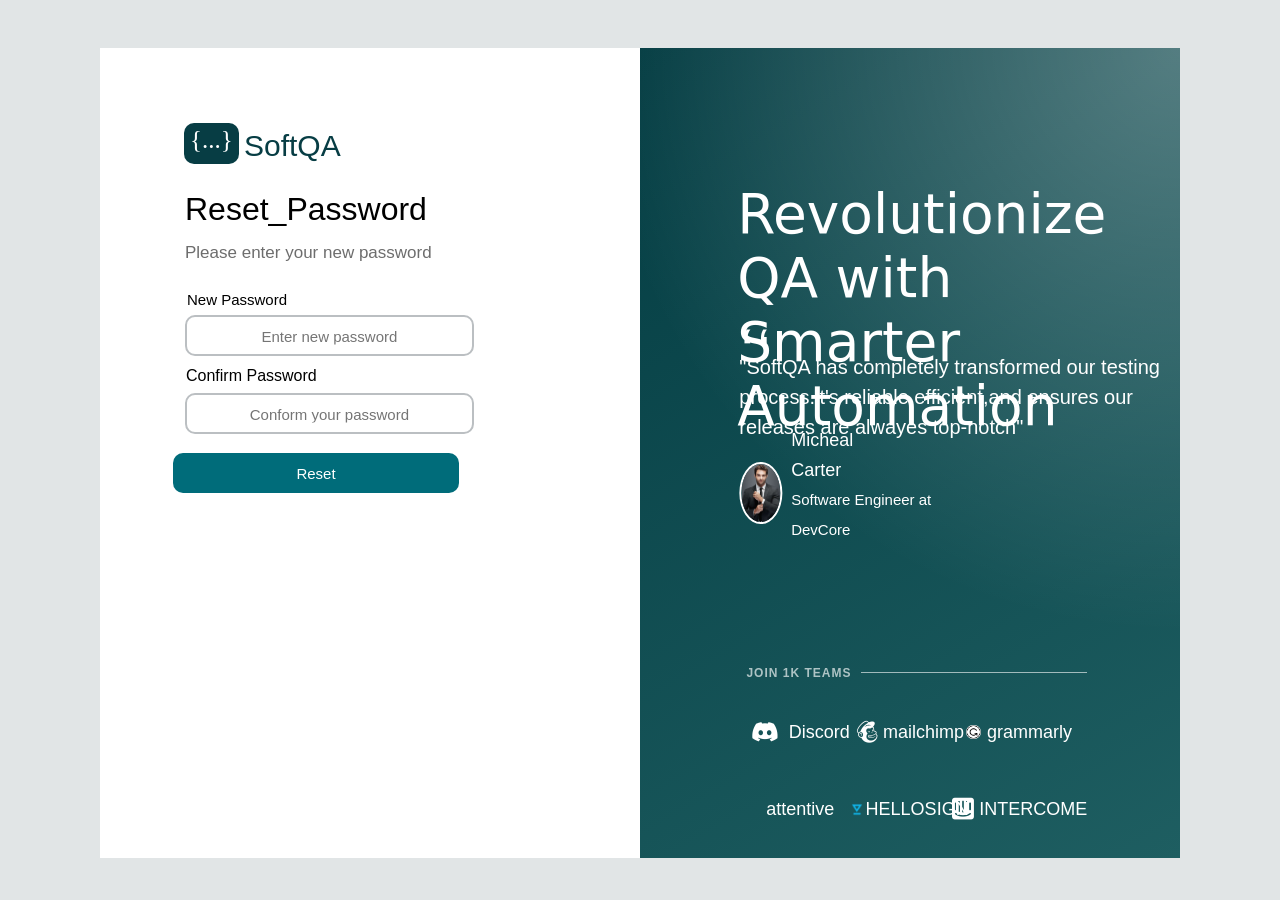
<file: wwwroot/newpass.html>
<!DOCTYPE html>
<html lang="en">
<head>
    <meta charset="UTF-8">
    <meta name="viewport" content="width=device-width, initial-scale=1.0">
    <link rel="stylesheet" href="./css/allmin.css">
    <link rel="stylesheet" href="css/newpass.css">
    <script src="./js/newpass.js"></script>

    <title>New_Password</title>
</head>
<body>
<div class="contaner">
    <div class="divleft">

        <div class="softqa">
            <div class="tag"><p>{...}</p></div>
            <div class="text"><p>SoftQA</p></div>
        </div>
        <div class="text1">
            <h1>Reset_Password</h1>
            <p>Please enter your new password</p>
        </div>
        <div id="newpass" class="form">
            <div id="msg"></div>
            <form method="post">
                <div class="malecon">
                    <label for="mail" class="mailtext" > New Password</label><br>

                    <input id="mail" type="password" placeholder="Enter new password" name="Email" class="mail">
                </div>
                <br>
                <div class="passcon">
                    <label for="pass" class="pass">Confirm Password</label><br>

                    <input type="password" id="pass" name="password" placeholder="Conform your password" class="passtext">
                </div>


                <div class="button">
                    <input type="submit" class="blog" value="Reset">
                </div>
            </form>
        </div>

    </div>
    <div class="divright">
        <div class="texth">
            <h1>Revolutionize QA with<br> Smarter Automation</h1>
            <p class="coma">,,</p>
        </div>
        <div class="ptexth">
            <p>"SoftQA has completely transformed our testing<br> process.it's reliable,efficient,and ensures our<br> releases are alwayes top-notch"</p>
            <div class="imgdiv">
                <img src="photo/gentleman-4.jpg">
            </div>
            <div class="imgname">
                <p>Micheal Carter</p>
            </div>
            <div class="imgjop">
                <p>Software Engineer at DevCore</p>
            </div>
        </div>
        <div class="iconcon">
            <div class="mediaicon">
                <i class="fa-brands fa-discord"></i>
                <p>Discord</p>
            </div>
            <div class="mediaicon">
                <i class="fa-brands fa-mailchimp"></i>
                <p>mailchimp</p>
            </div>
            <div class="mediaicon">
                <img src="photo/icons8-grammarly-50.png">
                <p class="gra">grammarly</p>
            </div>
            <div class="mediaicon">
                <p>attentive</p>
            </div>
            <div class="mediaicon">
                <img class="hell" src="photo/pngwing.com.png">
                <p>HELLOSIGN</p>
            </div>
            <div class="mediaicon">
                <i class="fa-brands fa-intercom"></i>
                <P>INTERCOME</P>
            </div>
            <div class="mediaicon">
                <i class="fa-regular fa-square"></i>
                <p>Square</p>
            </div>
            <div class="mediaicon">
                <i class="fa-brands fa-dropbox"></i>
                <p>Dropbox</p>
            </div>
        </div>
        <div class="join-line">
            <div class="join-text">JOIN 1K TEAMS</div>
            <div class="line"></div>
        </div>


        <div class="box">

        </div>
    </div>
</div>
</body>
</html>
</file>
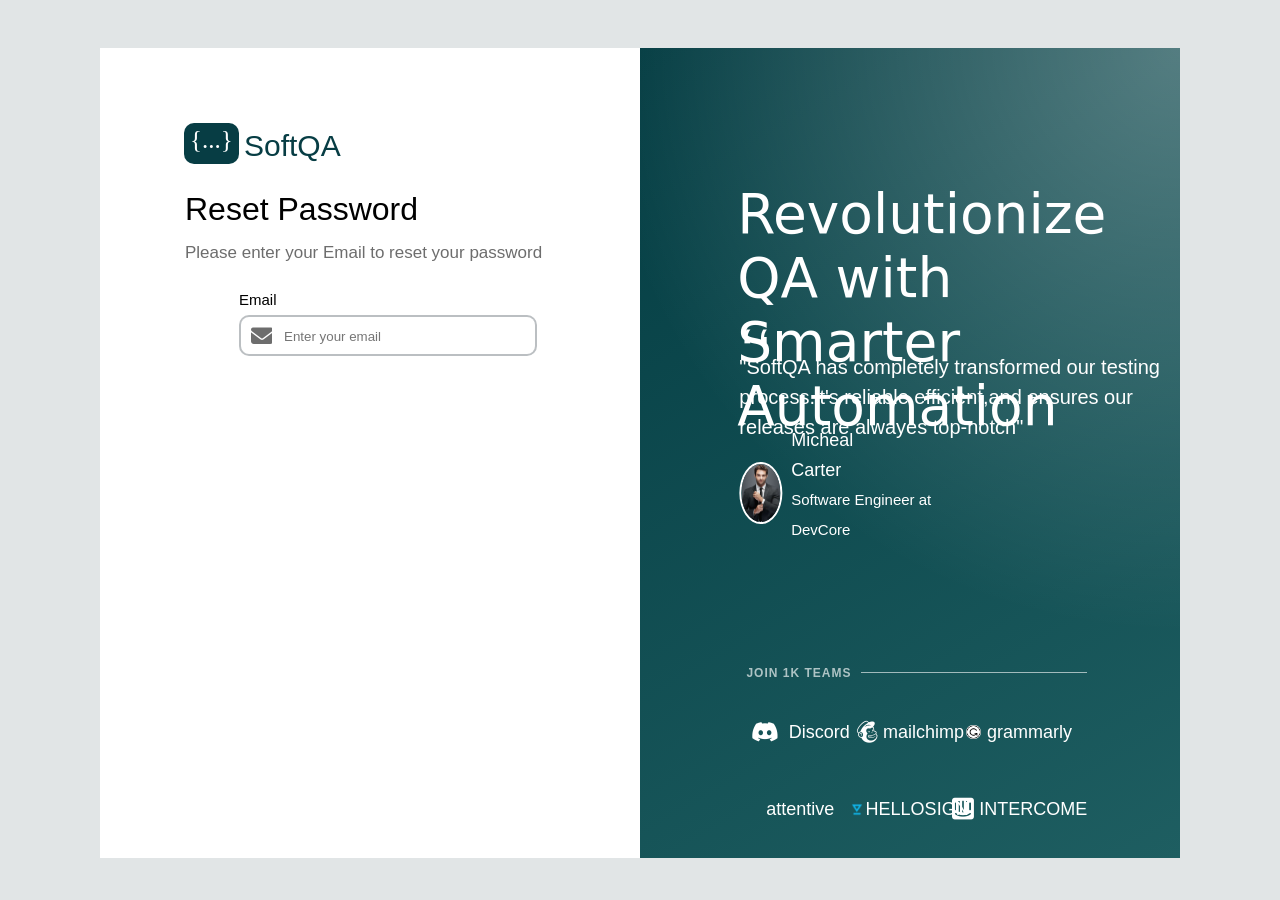
<file: wwwroot/resetpass.html>
<!DOCTYPE html>
<html lang="en">

<head>
    <meta charset="UTF-8">
    <meta name="viewport" content="width=device-width, initial-scale=1.0">
    <link rel="stylesheet" href="./css/allmin.css">
    <link rel="stylesheet" href="./css/reset.css">
    <script src="./js/resetpass.js"></script>
    <title>Reset_Password</title>
</head>

<body>
<div class="contaner">
    <div class="divleft">
        <div class="softqa">
            <div class="tag">
                <p>{...}</p>
            </div>
            <div class="text">
                <p>SoftQA</p>
            </div>
        </div>
        <div class="text1">
            <h1>Reset Password</h1>
            <p>Please enter your Email to reset your password<br></p>
        </div>
        <div id="resetpass" class="form">

            <form method="post" action="ver.html">
                <div class="malecon">

                    <label for="mail" class="mailtext">Email</label><br>
                    <i class="fa-solid fa-envelope"></i>
                    <input id="mail" type="email" placeholder="Enter your email" name="Email" class="mail">
                </div>
                <br>

                <div class="button">
                    <input type="submit" class="blog" value="Send" />
                </div>
                <div id="msg"></div>
                <div id="msg2"></div>

            </form>
        </div>

    </div>
    <div class="divright">
        <div class="texth">
            <h1>Revolutionize QA with<br> Smarter Automation</h1>
            <p class="coma">,,</p>
        </div>
        <div class="ptexth">
            <p>"SoftQA has completely transformed our testing<br> process.it's reliable,efficient,and ensures
                our<br> releases are alwayes top-notch"</p>
            <div class="imgdiv">
                <img src="photo/gentleman-4.jpg">
            </div>
            <div class="imgname">
                <p>Micheal Carter</p>
            </div>
            <div class="imgjop">
                <p>Software Engineer at DevCore</p>
            </div>
        </div>
        <div class="iconcon">
            <div class="mediaicon">
                <i class="fa-brands fa-discord"></i>
                <p>Discord</p>
            </div>
            <div class="mediaicon">
                <i class="fa-brands fa-mailchimp"></i>
                <p>mailchimp</p>
            </div>
            <div class="mediaicon">
                <img src="photo/icons8-grammarly-50.png">
                <p class="gra">grammarly</p>
            </div>
            <div class="mediaicon">
                <p>attentive</p>
            </div>
            <div class="mediaicon">
                <img class="hell" src="photo/pngwing.com.png">
                <p>HELLOSIGN</p>
            </div>
            <div class="mediaicon">
                <i class="fa-brands fa-intercom"></i>
                <P>INTERCOME</P>
            </div>
            <div class="mediaicon">
                <i class="fa-regular fa-square"></i>
                <p>Square</p>
            </div>
            <div class="mediaicon">
                <i class="fa-brands fa-dropbox"></i>
                <p>Dropbox</p>
            </div>
        </div>
        <div class="join-line">
            <div class="join-text">JOIN 1K TEAMS</div>
            <div class="line"></div>
        </div>


        <div class="box">
        </div>
    </div>
</div>
</body>

</html>
</file>
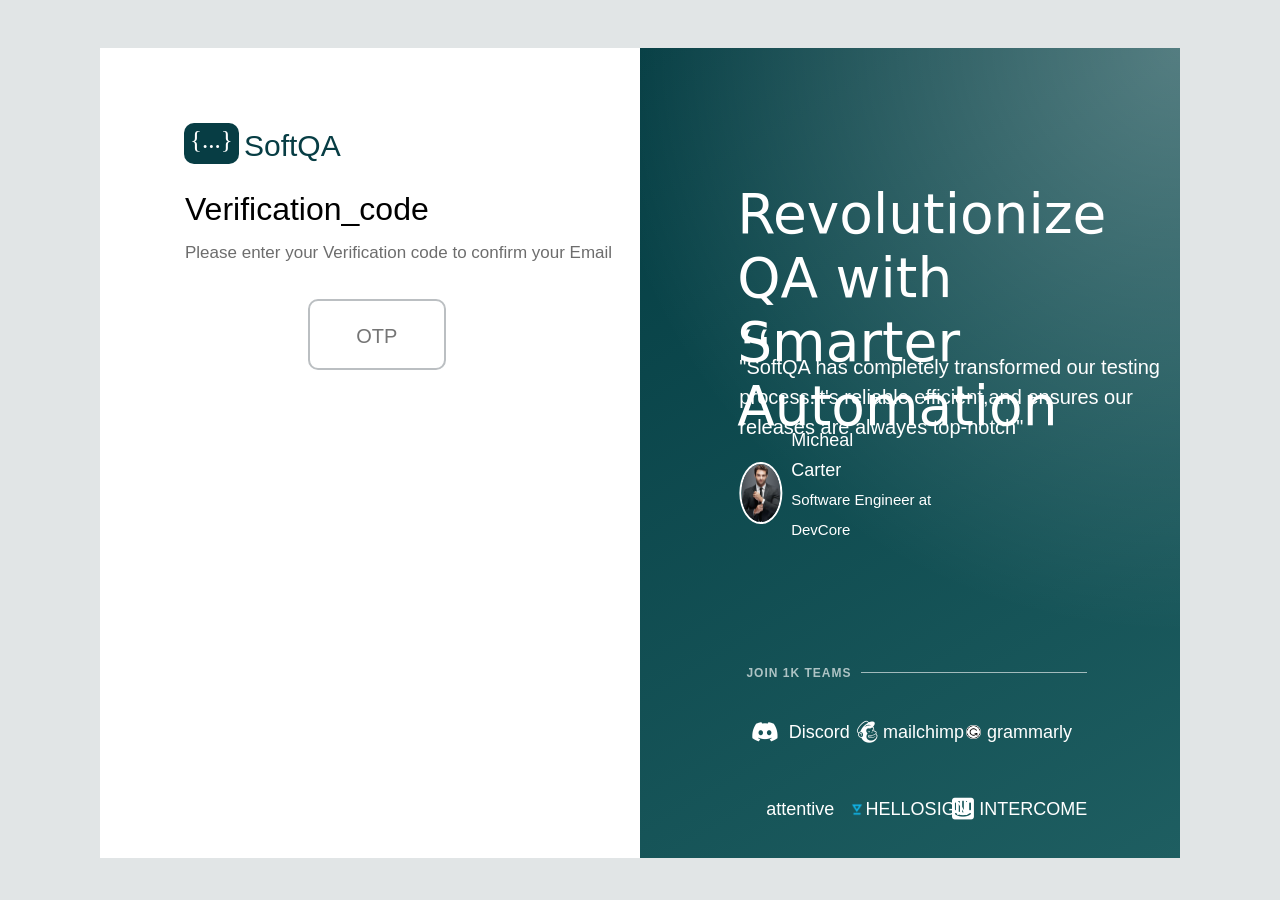
<file: wwwroot/ver.html>
<!DOCTYPE html>
<html lang="en">
<head>
    <meta charset="UTF-8">
    <meta name="viewport" content="width=device-width, initial-scale=1.0">
    <link rel="stylesheet" href="./css/allmin.css">
    <link rel="stylesheet" href="css/ver.css">
    <script src="./js/OTPcheck.js"></script>
    <title>Verification_code</title>
</head>
<body>
<div class="contaner">
    <div class="divleft">
        <div class="softqa">
            <div class="tag"><p>{...}</p></div>
            <div class="text"><p>SoftQA</p></div>
        </div>
        <div class="text1">
            <h1>Verification_code</h1>
            <p>Please enter your Verification code to confirm your Email<br></p>
        </div>
        <div class="form">
            <form id="OtpForm" method="post">
                <div class="malecon">
                    <input id="mail" type="text" placeholder="OTP" name="Email" class="mail" maxlength="4" style="font-size: 25px;">
                </div>
                <br>

                <div class="button">
                    <input type="submit" class="blog" value="check">
                </div>
            </form>
        </div>
        <div id="msg"></div>
    </div>
    <div class="divright">
        <div class="texth">
            <h1>Revolutionize QA with<br> Smarter Automation</h1>
            <p class="coma">,,</p>
        </div>
        <div class="ptexth">
            <p>"SoftQA has completely transformed our testing<br> process.it's reliable,efficient,and ensures our<br> releases are alwayes top-notch"</p>
            <div class="imgdiv">
                <img src="photo/gentleman-4.jpg">
            </div>
            <div class="imgname">
                <p>Micheal Carter</p>
            </div>
            <div class="imgjop">
                <p>Software Engineer at DevCore</p>
            </div>
        </div>
        <div class="iconcon">
            <div class="mediaicon">
                <i class="fa-brands fa-discord"></i>
                <p>Discord</p>
            </div>
            <div class="mediaicon">
                <i class="fa-brands fa-mailchimp"></i>
                <p>mailchimp</p>
            </div>
            <div class="mediaicon">
                <img src="photo/icons8-grammarly-50.png">
                <p class="gra">grammarly</p>
            </div>
            <div class="mediaicon">
                <p>attentive</p>
            </div>
            <div class="mediaicon">
                <img class="hell" src="photo/pngwing.com.png">
                <p>HELLOSIGN</p>
            </div>
            <div class="mediaicon">
                <i class="fa-brands fa-intercom"></i>
                <P>INTERCOME</P>
            </div>
            <div class="mediaicon">
                <i class="fa-regular fa-square"></i>
                <p>Square</p>
            </div>
            <div class="mediaicon">
                <i class="fa-brands fa-dropbox"></i>
                <p>Dropbox</p>
            </div>
        </div>
        <div class="join-line">
            <div class="join-text">JOIN 1K TEAMS</div>
            <div class="line"></div>
        </div>


        <div class="box">

        </div>
    </div>
</div>
</body>
</html>
</file>
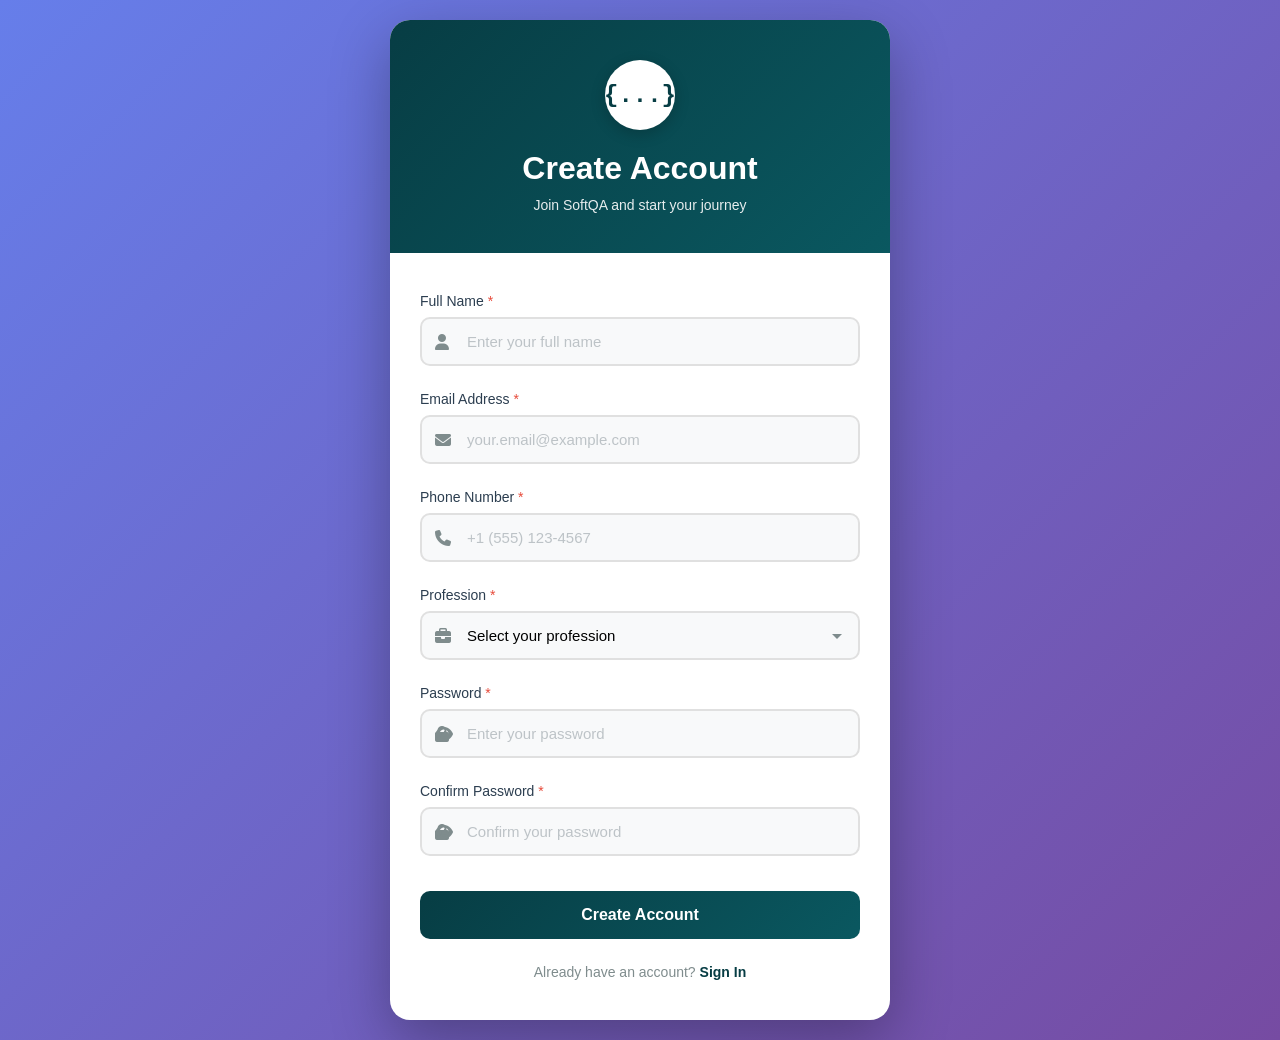
<file: MisuProject/MisuProject/wwwroot/register.html>
<!DOCTYPE html>
<html lang="en">
<head>
    <meta charset="UTF-8">
    <meta name="viewport" content="width=device-width, initial-scale=1.0">
    <title>Register - SoftQA</title>
    <link rel="stylesheet" href="https://cdnjs.cloudflare.com/ajax/libs/font-awesome/6.4.0/css/all.min.css">
    <link rel="stylesheet" href="css/register.css" />
    <script src="js/register.js"></script>
</head>
<body>
    <div class="register-container">
        <div class="register-header">
            <div class="logo">{...}</div>
            <h1>Create Account</h1>
            <p>Join SoftQA and start your journey</p>
        </div>

        <div class="register-form">
            <div class="success-message" id="successMessage">
                <i class="fas fa-check-circle"></i> Registration successful! Redirecting...
            </div>

            <form id="registerForm">
                <!-- Name -->
                <div class="form-group">
                    <label for="name">Full Name <span>*</span></label>
                    <div class="input-wrapper">
                        <i class="fas fa-user"></i>
                        <input type="text" id="name" name="name" placeholder="Enter your full name" required>
                    </div>
                    <span class="error-message" id="nameError">Please enter your full name</span>
                </div>

                <!-- Email -->
                <div class="form-group">
                    <label for="email">Email Address <span>*</span></label>
                    <div class="input-wrapper">
                        <i class="fas fa-envelope"></i>
                        <input type="email" id="email" name="email" placeholder="your.email@example.com" required>
                    </div>
                    <span class="error-message" id="emailError">Please enter a valid email address</span>
                </div>

                <!-- Phone Number -->
                <div class="form-group">
                    <label for="phoneNumber">Phone Number <span>*</span></label>
                    <div class="input-wrapper">
                        <i class="fas fa-phone"></i>
                        <input type="tel" id="phoneNumber" name="phoneNumber" placeholder="+1 (555) 123-4567" required>
                    </div>
                    <span class="error-message" id="phoneError">Please enter a valid phone number</span>
                </div>

                <!-- Profession -->
                <div class="form-group">
                    <label for="profession">Profession <span>*</span></label>
                    <div class="input-wrapper">
                        <i class="fas fa-briefcase"></i>
                        <select id="profession" name="profession" required>
                            <option value="">Select your profession</option>
                            <option value="Software Developer">Software Developer</option>
                            <option value="Web Developer">Web Developer</option>
                            <option value="Mobile Developer">Mobile Developer</option>
                            <option value="QA Engineer">QA Engineer</option>
                            <option value="DevOps Engineer">DevOps Engineer</option>
                            <option value="Data Scientist">Data Scientist</option>
                            <option value="UI/UX Designer">UI/UX Designer</option>
                            <option value="Product Manager">Product Manager</option>
                            <option value="Project Manager">Project Manager</option>
                            <option value="Student">Student</option>
                            <option value="Other">Other</option>
                        </select>
                    </div>
                    <span class="error-message" id="professionError">Please select your profession</span>
                </div>

                <!-- Password -->
                <div class="form-group">
                    <label for="password">Password <span>*</span></label>
                    <div class="input-wrapper">
                        <i class="fas fa-lock"></i>
                        <input type="password" id="password" name="password" placeholder="Enter your password" required>
                        <i class="fas fa-eye password-toggle" id="togglePassword"></i>
                    </div>
                    <span class="error-message" id="passwordError">Password must be at least 8 characters</span>
                </div>

                <!-- Confirm Password -->
                <div class="form-group">
                    <label for="confirmPassword">Confirm Password <span>*</span></label>
                    <div class="input-wrapper">
                        <i class="fas fa-lock"></i>
                        <input type="password" id="confirmPassword" name="confirmPassword" placeholder="Confirm your password" required>
                        <i class="fas fa-eye password-toggle" id="toggleConfirmPassword"></i>
                    </div>
                    <span class="error-message" id="confirmPasswordError">Passwords do not match</span>
                </div>

                <button type="submit" class="submit-btn" id="submitBtn">
                    <span id="btnText">Create Account</span>
                    <div class="loading" id="loading"></div>
                </button>

                <div class="login-link">
                    Already have an account? <a href="index.html">Sign In</a>
                </div>
            </form>
        </div>
    </div>


</body>
</html>
</file>
<file: wwwroot/css/newpass.css>
body{
    padding: 0;
    margin-left: 100px;
    margin-right: 100px;
    margin-top: 48px;
    background-color: #e1e5e6;
}
.contaner{
    background-color: black;
    display: flex;
    height: 90vh;
}
.divleft{
    background-color: white;
    justify-content: left;
    width: 50%;
    position: relative;
}
.divright{
    justify-content: right;
    width: 50%;
}
.softqa{
    width: 80%;
    height: 7%;
    margin: auto;
    position:absolute;
    left: 50%;
    top: 50px;
    transform: translateX(-50%);
}
.tag{
    
    display: inline-block;
    width: auto;
    height: auto;
    font-size: 25px;
    position: absolute;
    left: 30px;
}
.tag p{
    background-color: #073d44;
    padding: 3px 6px 10px 6px;
    color: white;
    font-weight: 500;
    font-family: Cambria, Cochin, Georgia, Times, 'Times New Roman', serif;
    border-radius: 10px;
}
.text{
    display: inline-block;
    position: absolute;
    left: 90px;
    height: 100%;
}
.text p{
    font-size: 30px;
    position: relative;
    left: 0;
    top: 1px;
    font-family: Arial, Helvetica, sans-serif;
    color:#073d44;
}
.text1{
    background-color: white;
    display: inline-block;
    width: 80%;
    position: absolute;
    left: 50%;
    top:15%;
    transform: translateX(-50%);
    
}
.text1 h1{
    position: relative;
    left: 31px;
    font-family: Arial, Helvetica, sans-serif;
    color:black;
    font-weight: 200;
    margin-bottom: 0;
}
.text1 p{
    position: relative;
    left: 31px;
    font-size: 17px;
    color: #6d6d6d;
    margin-bottom: 0;
    margin-top: 15px;
    font-family: Arial, Helvetica, sans-serif;
}
.form{
    width: 80%;
    height: 20%;
    margin: auto;
    position: absolute;
    top: 30%;
    left: 50%;
    transform: translateX(-50%);
}
.mailtext{
    color: black;
    position: absolute;
    left:33px;
    font-family: Arial, Helvetica, sans-serif;
    padding-bottom: 5px;
    font-size: small;
    font-size: 15px;
}
.mail{
    position: absolute;
    left: 31px;
    width: 65%;
    height: 35px;
    top: 15%;
    background-color: transparent;
    border: 2px solid #bbbfc2;
    border-radius: 10px;
    transition-duration: 0.5s;
    text-align: center;
    font-size: large;
}
.mail::placeholder{
    position: absolute;
    left: 50%;
    top: 50%;
    transform: translate(-50%,-50%);
    font-family: Arial, Helvetica, sans-serif;
    font-size: 15px;
    padding-bottom: 0px;
}
.mail:focus{
   outline: none;
}

.malecon{
    width: 70%;
    height: 65px;
}
.malecon:hover .mail{
    border-color:#028596;
    
}

.pass{
    color: black;
    position: absolute;
    left:32px;
    bottom: 42%;
    padding-bottom: 0px;
    font-family: Arial, Helvetica, sans-serif;
    font-size: 16px;
}

.passtext{
    position: absolute;
    left: 31px;
    width: 65%;
    height: 35px;
    top: 63%;
    background-color: transparent;
    border: 2px solid #bbbfc2;
    border-radius: 10px;
    transition-duration: 0.5s;
    text-align: center;
    font-size: large;
}
.passtext::placeholder{
    position: absolute;
    left: 50%;
    top: 50%;
    transform: translate(-50%,-50%);
    font-family: Arial, Helvetica, sans-serif;
    font-size: 15px;
}
.passtext:focus{
    outline: none;
}
.passcon{
    width: 70%;
    height: 65px;
}
.passcon:hover .passtext{
    border-color:#028596;
}
.forpasstext{
    text-align: right;
    transition-duration: 1s;
}
a:hover {
    text-decoration: underline;
}
.ptext{
    position: relative;
    right: 31.5%;
    text-decoration: none;
    color: #028596;
    font-family: Arial, Helvetica, sans-serif;
    font-size: 15px;
}
.button{
    width: 66%;
    height: 40px;
    position: absolute;
    left:4.5%;
    top: 100%;
}
.blog{
    width: 100%;
    height: 100%;
    color:white;
    border-radius: 10px;
    background-color: #006c7a;
    border: 0;
    border-color: #073d44;
    font-family: Arial, Helvetica, sans-serif;
    font-size: 15px;
    transition-duration: 0.5s;
    cursor: pointer;
}
.blog:hover{
    background-color: #073d44;
}
.divider {
    display: flex;
    align-items: center;
    text-align: center;
    color: rgb(46, 46, 46);
    margin: 20px 0;
    position: relative;
    top: 56.5%;
    left: 13%;
    width: 52%;
    padding-top: 15px;
    padding-bottom: 15px;
}

.divider::before,
.divider::after {
    content: "";
    flex: 1;
    height: 1px;
    background-color: gray;
}
.divider::before {
    margin-right: 10px;
}
.divider::after {
    margin-left: 10px;
}
.mediabox{
    width: 75%;
    height: 30%;
    position: absolute;
    left: 50%;
    top: 65%;
    transform: translateX(-50%);
    display: flex;
    justify-content: start;
    align-items: start;
    flex-direction: column;
    gap: 20px;
}
.googlebox{
    width: 70%;
    height: 20%;
    background-color: transparent;
    border: 2px solid gray;
    border-radius: 10px;
    display: flex;
    justify-content: center;
    align-items: center;
    transition-duration:0.5s ;
    cursor: pointer;
}

.googletext{
    width: 80%;
    text-align: center;
}
.gimg{
    width: 7%;
    display: inline-block;
    position: relative;
    top: 2px;
}
.gtext{
    display: inline-block;
    position: relative;
    left: 10px;
    bottom: 4px;
    text-decoration: none;
    font-family: Arial, Helvetica, sans-serif;
    color: black;
}
.googletext:hover a{
    text-decoration: none;
}
.Applebox{
    width: 70%;
    height: 20%;
    background-color: transparent;
    border: 2px solid gray;
    border-radius: 10px;
    display: flex;
    justify-content: center;
    align-items: center;
    transition-duration: 0.5s;
    cursor: pointer;
}
.appletext{
    width: 80%;
    text-align: center;
}
.appletext:hover a{
    text-decoration: none;
}
.aimg{
    width: 7%;
    display: inline-block;
    position: relative;
    top: 2px;
}
.atext{
    display: inline-block;
    position: relative;
    left: 10px;
    bottom: 4px;
    text-decoration: none;
    font-family: Arial, Helvetica, sans-serif;
    color: black;
}
.isnothave{
    width: 70%;
    height: 10%;
    display: flex;
    justify-content: center;
    align-items: center;
}
.isnotext p{
    font-family: Arial, Helvetica, sans-serif;
    font-size: 15px;
}
.isnotext:hover a{
    text-decoration: underline;
}
.isnotext a{
    text-decoration: none;
    color: #028596;
}
.googlebox:hover{
    border-color: #028596;
}
.Applebox:hover{
    border-color: #028596;
}
.divright {
     margin: 0;
     background-image: 
        radial-gradient(circle at top right, rgba(255,255,255,0.3), transparent 60%),
        linear-gradient(150deg, #033c42, #1e5e61);
    font-family: Arial, sans-serif;
    color: white;
    position: relative;
    overflow: hidden;
}
.iconcon{
    width: 100%;
    height: 20%;
    position: absolute;
    bottom: 0;
}
.texth{
    width: 100%;
    height: 20%;
    position: absolute;
    top: 12%;
}
.texth h1{
    font-family:system-ui, -apple-system, BlinkMacSystemFont, 'Segoe UI', Roboto, Oxygen, Ubuntu, Cantarell, 'Open Sans', 'Helvetica Neue', sans-serif ;
    font-weight: lighter;
    font-size: 55px;
    position: absolute;
    left: 18%;
}
.texth .coma{
    width: 98%;
    height: auto;
    text-align: right;
    font-size: 60px;
    padding-top: 0;
    padding-right:45px ;
    padding-bottom: 0;
    margin: 0;
    transform: rotate(180deg);
    position: absolute;
    top: 110%;
    font-family: Arial, Helvetica, sans-serif;
    word-spacing: 0px;
    font-weight: 400;
    left: 10%;
}
.ptexth{
    width: 80%;
    height: 30%;
    position: absolute;
    top: 35%;
    left: 60%;
    transform: translateX(-52%);
    font-family: Arial, Helvetica, sans-serif;
    font-size: 20px;
    font-weight: lighter;
    /
}
.ptexth p{
    line-height: 30px;
    font-family: Arial, Helvetica, sans-serif;
}
.imgdiv{
    width: 9%;
    height: 24%;
    border-radius: 100%;
    border:2px white solid ;
    overflow: hidden;
    display: inline-block;
    
}
.imgdiv img{
    width: 100%;
}
.imgname{
    width: 24%;
    height: 8%;
    display: inline-block;
    position: absolute;
    top: 45%;
    left: 12%;
}
.imgname p{
    position: absolute;
    bottom: -220%;
    font-family: Arial, Helvetica, sans-serif;
    font-weight: lighter;
    font-size: 18px;
}
.imgjop p{
    width: 40%;
    font-size: 15px;
    position: absolute;
    top: 57%;
    left: 12%;
    font-weight: lighter;
}
.iconcon{
    width:80%;
    height: 20%;
    position: absolute;
    bottom: 0;
    right: 50%;
    transform: translateX(50%);
    display: flex;
    justify-content: center;
    align-items: center;
    gap: 5px;
    flex-wrap: wrap;
}
.mediaicon{
    height: 20%;
    width: 15%;
    margin-top: 20px;
    margin-bottom: 20px;
    margin-left: 20px;
    margin-right: 20px;
    text-align: center;
    display: flex;
    justify-content: center;
    align-items: center;
}
.mediaicon p{
    display: inline-block;
    font-family: Arial, Helvetica, sans-serif;
    font-weight: 400;
    font-size: 18px;
    padding-left: 5px;
    margin: 0;
}
.fa-discord{
    font-size: 22px;
    padding-right: 10px;
}
.fa-mailchimp{
    font-size: 25px;
    padding-right: 5px;
}
.mediaicon img{
    width: 22%;
    position: relative;
    right: 2%;
    background-color: white;
    border-radius: 100%;
    display: inline-block;
    padding-right: 0;
    margin-right: 0;

}
.mediaicon .gra{
    padding-left: 5px;
}
.mediaicon p{
    padding: 0;
    margin: 0;
}
.mediaicon .hell{
    background-color: transparent;
    color: gray;
    position: relative;
}
.fa-intercom{
    font-size: 25px;
    padding-right: 5px;
}
.fa-dropbox{
    font-size: 20px;
    padding-right: 5px;
}
.join-line {
    display: flex;
    align-items: center;
      background-color: transparent; 
    padding: 10px 20px;
    color: rgba(255, 255, 255, 0.656);
    font-family: Arial, sans-serif;
    position: relative;
    top: 75%;
    left: 16%;
    width: 63%;
    }

    .join-text {
    font-weight: bold;
    font-size: 12px;
    letter-spacing: 1px;
    white-space: nowrap;
    }

.line {
flex: 1;
height: 1px;
background-color: #ffffff; 
margin-left: 10px;
opacity: 0.6; 
}
.fa-square{
    font-size: 20px;
    padding-right: 10px;
    margin-bottom: 4px;
}

#msg{
    color: green;
    position: absolute; 
    top: 140%;
    width: 74%;
    text-align: center;
    font-family: Arial, Helvetica, sans-serif;
    font-size: 17px;
}
</file>
<file: wwwroot/css/ver.css>
body{
    padding: 0;
    margin-left: 100px;
    margin-right: 100px;
    margin-top: 48px;
    background-color: #e1e5e6;
}
.contaner{
    background-color: black;
    display: flex;
    height: 90vh;
}
.divleft{
    background-color: white;
    justify-content: left;
    width: 50%;
    position: relative;
}
.divright{
    justify-content: right;
    width: 50%;
}
.softqa{
    width: 80%;
    height: 7%;
    margin: auto;
    position:absolute;
    left: 50%;
    top: 50px;
    transform: translateX(-50%);
}
.tag{
    
    display: inline-block;
    width: auto;
    height: auto;
    font-size: 25px;
    position: absolute;
    left: 30px;

}
.tag p{
    background-color: #073d44;
    padding: 3px 6px 10px 6px;
    color: white;
    font-weight: 500;
    font-family: Cambria, Cochin, Georgia, Times, 'Times New Roman', serif;
    border-radius: 10px;
}
.text{
    display: inline-block;
    position: absolute;
    left: 90px;
    height: 100%;
}
.text p{
    font-size: 30px;
    position: relative;
    left: 0;
    top: 1px;
    font-family: Arial, Helvetica, sans-serif;
    color:#073d44;
}
.text1{
    background-color: white;
    display: inline-block;
    width: 80%;
    position: absolute;
    left: 50%;
    top:15%;
    transform: translateX(-50%);
    
}
.text1 h1{
    position: relative;
    left: 31px;
    font-family: Arial, Helvetica, sans-serif;
    color:black;
    font-weight: 200;
    margin-bottom: 0;
}
.text1 p{
    position: relative;
    left: 31px;
    font-size: 17px;
    color: #6d6d6d;
    margin-bottom: 0;
    margin-top: 15px;
    font-family: Arial, Helvetica, sans-serif;
}
.form{
    width: 80%;
    height: 20%;
    margin: auto;
    position: absolute;
    top: 30%;
    left: 60%;
    transform: translateX(-50%);
    text-align: center;
}
.divleft:hover .button{
    top: 53%;
    opacity: 1;
}
.mailtext{
    color: black;
    position: absolute;
    left:31px;
    font-family: Arial, Helvetica, sans-serif;
    padding-bottom: 5px;
    font-size: 15px;
}
.fa-envelope{
    position: absolute;
    left: 31px;
    top: 15%;
    color: #6d6d6d;
    font-size: 22px;
    padding-top:8px;
    padding-bottom: 7px;
    padding-left: 10px;
    border: 2px #bbbfc2 solid;
    border-right: 0 transparent solid;
    border-top-left-radius: 10px;
    border-bottom-left-radius: 10px;
    transition-duration: 0.5s;
    background-color: white;
}
.mail{
    position: absolute;
    left: 100px;
    width: 30%;
    height: 40%;
    top: 5%;
    background-color: white;
    border: 2px solid #bbbfc2;
    border-radius: 10px;
    text-align: center;
    transition-duration: 0.5s;
    z-index: 2;
}
.mail::placeholder{
    position: relative;
    top: 0px;
    padding-top: 0;
    padding-bottom: 10px;
    margin-bottom: 10px;
    font-family: Arial, Helvetica, sans-serif;
    font-size: 20px;
}
.mail:focus{
    outline: none;
}
.malecon{
    width: 70%;
    height: 65px;
}
.malecon:hover .fa-envelope{
border-color: #028596;
    
}
.malecon:hover .mail{
    border-color:#028596;
    
}

.button{
    width: 20%;
    height: 40px;
    position: absolute;
    left:20.5%;
    top: 30%;
    transition-duration: 0.2s;
    opacity: 0;
}
.blog{
    width: 100%;
    height: 100%;
    color:white;
    border-radius: 10px;
    background-color: #006c7a;
    border: 0;
    border-color: #073d4400;
    font-family: Arial, Helvetica, sans-serif;
    font-size: 16px;
    font-weight: lighter;
    transition-duration: 0.2s;
    cursor: pointer;
    z-index: 1;
}
.blog:hover{
    background-color: #073d44;
    transform: scale(0.95);
}
.blog:active{
    background-color: #05292e;
}
.divright {
     margin: 0;
     background-image: 
        radial-gradient(circle at top right, rgba(255,255,255,0.3), transparent 60%),
        linear-gradient(150deg, #033c42, #1e5e61);
    font-family: Arial, sans-serif;
    color: white;
    position: relative;
    overflow: hidden;
}
.iconcon{
    width: 100%;
    height: 20%;
    position: absolute;
    bottom: 0;
}
.texth{
    width: 100%;
    height: 20%;
    position: absolute;
    top: 12%;
}
.texth h1{
    font-family:system-ui, -apple-system, BlinkMacSystemFont, 'Segoe UI', Roboto, Oxygen, Ubuntu, Cantarell, 'Open Sans', 'Helvetica Neue', sans-serif ;
    font-weight: lighter;
    font-size: 55px;
    position: absolute;
    left: 18%;
}
.texth .coma{
    width: 98%;
    height: auto;
    text-align: right;
    font-size: 60px;
    padding-top: 0;
    padding-right:45px ;
    padding-bottom: 0;
    margin: 0;
    transform: rotate(180deg);
    position: absolute;
    top: 110%;
    font-family: Arial, Helvetica, sans-serif;
    word-spacing: 0px;
    font-weight: 400;
    left: 10%;
}
.ptexth{
    width: 80%;
    height: 30%;
    position: absolute;
    top: 35%;
    left: 60%;
    transform: translateX(-52%);
    font-family: Arial, Helvetica, sans-serif;
    font-size: 20px;
    font-weight: lighter;
    /
}
.ptexth p{
    line-height: 30px;
    font-family: Arial, Helvetica, sans-serif;
}
.imgdiv{
    width: 9%;
    height: 24%;
    border-radius: 100%;
    border:2px white solid ;
    overflow: hidden;
    display: inline-block;
    
}
.imgdiv img{
    width: 100%;
}
.imgname{
    background-color: blacfk;
    width: 24%;
    height: 8%;
    display: inline-block;
    position: absolute;
    top: 45%;
    left: 12%;
}
.imgname p{
    position: absolute;
    bottom: -220%;
    font-family: Arial, Helvetica, sans-serif;
    font-weight: lighter;
    font-size: 18px;
}
.imgjop p{
    width: 40%;
    font-size: 15px;
    position: absolute;
    top: 57%;
    left: 12%;
    font-weight: lighter;
}
.iconcon{
    width:80%;
    height: 20%;
    position: absolute;
    bottom: 0;
    right: 50%;
    transform: translateX(50%);
    display: flex;
    justify-content: center;
    align-items: center;
    gap: 5px;
    flex-wrap: wrap;
}
.mediaicon{
    height: 20%;
    width: 15%;
    margin-top: 20px;
    margin-bottom: 20px;
    margin-left: 20px;
    margin-right: 20px;
    text-align: center;
    display: flex;
    justify-content: center;
    align-items: center;
}
.mediaicon p{
    display: inline-block;
    font-family: Arial, Helvetica, sans-serif;
    font-weight: 400;
    font-size: 18px;
    padding-left: 5px;
    margin: 0;
}
.fa-discord{
    font-size: 22px;
    padding-right: 10px;
}
.fa-mailchimp{
    font-size: 25px;
    padding-right: 5px;
}
.mediaicon img{
    width: 22%;
    position: relative;
    right: 2%;
    background-color: white;
    border-radius: 100%;
    display: inline-block;
    padding-right: 0;
    margin-right: 0;

}
.mediaicon .gra{
    padding-left: 5px;
}
.mediaicon p{
    padding: 0;
    margin: 0;
}
.mediaicon .hell{
    background-color: transparent;
    color: gray;
    position: relative;
}
.fa-intercom{
    font-size: 25px;
    padding-right: 5px;
}
.fa-dropbox{
    font-size: 20px;
    padding-right: 5px;
}
.join-line {
    display: flex;
    align-items: center;
      background-color: transparent; 
    padding: 10px 20px;
    color: rgba(255, 255, 255, 0.656);
    font-family: Arial, sans-serif;
    position: relative;
    top: 75%;
    left: 16%;
    width: 63%;
    }

    .join-text {
    font-weight: bold;
    font-size: 12px;
    letter-spacing: 1px;
    white-space: nowrap;
    }

.line {
flex: 1;
height: 1px;
background-color: #ffffff; 
margin-left: 10px;
opacity: 0.6; 
}
.fa-square{
    font-size: 20px;
    padding-right: 10px;
    margin-bottom: 4px;
}
#msg{
    text-align: center;
    width: 60%;
    position: absolute;
    top: 46%;
    left: 14.5%;
    font-family: Arial, Helvetica, sans-serif;
    padding: 10px 0px 10px 0px;
}
#msg .success{
    color: green;
}
#msg.error{
    color:red;
}
</file>
<file: MisuProject/MisuProject/wwwroot/css/register.css>
﻿* {
    margin: 0;
    padding: 0;
    box-sizing: border-box;
}

body {
    font-family: -apple-system, BlinkMacSystemFont, 'Segoe UI', Roboto, 'Helvetica Neue', Arial, sans-serif;
    background: linear-gradient(135deg, #667eea 0%, #764ba2 100%);
    min-height: 100vh;
    display: flex;
    justify-content: center;
    align-items: center;
    padding: 20px;
}

.register-container {
    background: white;
    border-radius: 20px;
    box-shadow: 0 20px 60px rgba(0, 0, 0, 0.3);
    overflow: hidden;
    max-width: 500px;
    width: 100%;
    animation: slideUp 0.5s ease;
}

@keyframes slideUp {
    from {
        opacity: 0;
        transform: translateY(30px);
    }

    to {
        opacity: 1;
        transform: translateY(0);
    }
}

.register-header {
    background: linear-gradient(135deg, #073d44 0%, #0a5860 100%);
    padding: 40px 30px;
    text-align: center;
    color: white;
}

    .register-header h1 {
        font-size: 32px;
        margin-bottom: 10px;
        font-weight: 600;
    }

    .register-header p {
        font-size: 14px;
        opacity: 0.9;
    }

.logo {
    background-color: white;
    color: #073d44;
    width: 70px;
    height: 70px;
    border-radius: 50%;
    display: flex;
    align-items: center;
    justify-content: center;
    margin: 0 auto 20px;
    font-size: 24px;
    font-weight: bold;
    font-family: 'Courier New', monospace;
    box-shadow: 0 4px 15px rgba(0, 0, 0, 0.2);
}

.register-form {
    padding: 40px 30px;
}

.form-group {
    margin-bottom: 25px;
    position: relative;
}

    .form-group label {
        display: block;
        margin-bottom: 8px;
        color: #2c3e50;
        font-weight: 500;
        font-size: 14px;
    }

        .form-group label span {
            color: #e74c3c;
        }

.input-wrapper {
    position: relative;
}

    .input-wrapper i {
        position: absolute;
        left: 15px;
        top: 50%;
        transform: translateY(-50%);
        color: #7f8c8d;
        font-size: 16px;
    }

.form-group input,
.form-group select {
    width: 100%;
    padding: 14px 15px 14px 45px;
    border: 2px solid #e0e0e0;
    border-radius: 10px;
    font-size: 15px;
    transition: all 0.3s ease;
    background-color: #f8f9fa;
}

.form-group select {
    cursor: pointer;
    appearance: none;
    background-image: url("data:image/svg+xml,%3Csvg xmlns='http://www.w3.org/2000/svg' width='12' height='12' viewBox='0 0 12 12'%3E%3Cpath fill='%237f8c8d' d='M6 9L1 4h10z'/%3E%3C/svg%3E");
    background-repeat: no-repeat;
    background-position: right 15px center;
    padding-right: 40px;
}

    .form-group input:focus,
    .form-group select:focus {
        outline: none;
        border-color: #073d44;
        background-color: white;
        box-shadow: 0 0 0 4px rgba(7, 61, 68, 0.1);
    }

.form-group input::placeholder {
    color: #bdc3c7;
}

.password-toggle {
    position: absolute;
    right: 15px;
    top: 50%;
    transform: translateY(-50%);
    cursor: pointer;
    color: #7f8c8d;
    font-size: 16px;
    z-index: 10;
}

    .password-toggle:hover {
        color: #073d44;
    }

.error-message {
    color: #e74c3c;
    font-size: 13px;
    margin-top: 5px;
    display: none;
}

    .error-message.show {
        display: block;
    }

.form-group input.error {
    border-color: #e74c3c;
}

.submit-btn {
    width: 100%;
    padding: 15px;
    background: linear-gradient(135deg, #073d44 0%, #0a5860 100%);
    color: white;
    border: none;
    border-radius: 10px;
    font-size: 16px;
    font-weight: 600;
    cursor: pointer;
    transition: all 0.3s ease;
    margin-top: 10px;
}

    .submit-btn:hover {
        transform: translateY(-2px);
        box-shadow: 0 10px 20px rgba(7, 61, 68, 0.3);
    }

    .submit-btn:active {
        transform: translateY(0);
    }

    .submit-btn:disabled {
        background: #95a5a6;
        cursor: not-allowed;
        transform: none;
    }

.login-link {
    text-align: center;
    margin-top: 25px;
    color: #7f8c8d;
    font-size: 14px;
}

    .login-link a {
        color: #073d44;
        text-decoration: none;
        font-weight: 600;
        transition: color 0.3s ease;
    }

        .login-link a:hover {
            color: #0a5860;
        }

.success-message {
    background-color: #27ae60;
    color: white;
    padding: 15px;
    border-radius: 10px;
    text-align: center;
    margin-bottom: 20px;
    display: none;
    animation: slideDown 0.3s ease;
}

    .success-message.show {
        display: block;
    }

@keyframes slideDown {
    from {
        opacity: 0;
        transform: translateY(-10px);
    }

    to {
        opacity: 1;
        transform: translateY(0);
    }
}

.loading {
    display: none;
    width: 20px;
    height: 20px;
    border: 3px solid #f3f3f3;
    border-top: 3px solid #073d44;
    border-radius: 50%;
    animation: spin 1s linear infinite;
    margin: 0 auto;
}

@keyframes spin {
    0% {
        transform: rotate(0deg);
    }

    100% {
        transform: rotate(360deg);
    }
}

/* Responsive Design */
@media (max-width: 768px) {
    .register-container {
        margin: 10px;
    }

    .register-header {
        padding: 30px 20px;
    }

        .register-header h1 {
            font-size: 26px;
        }

    .register-form {
        padding: 30px 20px;
    }

    .form-group {
        margin-bottom: 20px;
    }
}

@media (max-width: 480px) {
    .register-header h1 {
        font-size: 24px;
    }

    .logo {
        width: 60px;
        height: 60px;
        font-size: 20px;
    }

    .form-group input,
    .form-group select {
        padding: 12px 12px 12px 40px;
        font-size: 14px;
    }

    .submit-btn {
        padding: 13px;
        font-size: 15px;
    }
}
</file>
